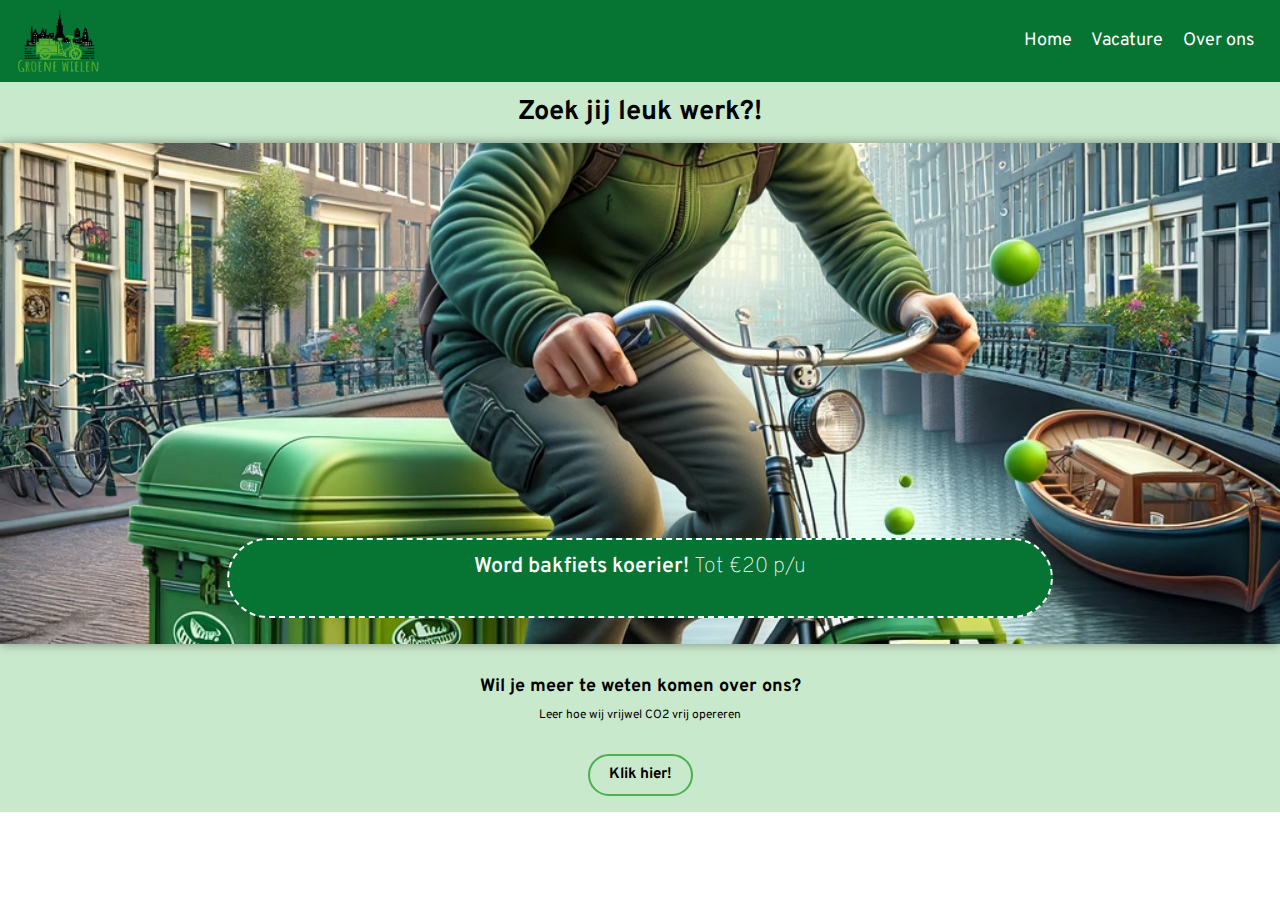
<file: index.html>
<!DOCTYPE html>
<html lang="nl">
<head>
  <meta charset="UTF-8">
  <meta name="viewport" content="width=device-width, initial-scale=1.0">
  <title>Groene Wielen</title>
  <link rel="stylesheet" href="style.css">
</head>
<body>
  <header>
    <nav>
      <img src="images/LOGOFINAL.png" alt="Logo" class="navbar-logo">
      <ul class="navbar-links">
        <li><a href="index.html" class="navbar-link">Home</a></li>
        <li><a href="vacature.html" class="navbar-link">Vacature</a></li>
        <li><a href="overons.html" class="navbar-link">Over ons</a></li>
      </ul>
    </nav>
      
  </header>

  <main class="mainhome">
      <h1 class="h1home">Zoek jij leuk werk?!</h1>
    
    
    <div class="manopfiets">
      <a href="vacature.html" class="bakfiets">Word bakfiets koerier!
        <span>Tot €20 p/u</span></a>
      
    </div>
  </main>
  <footer>
    <h2 class="h2homepage">Wil je meer te weten komen over ons?</h2>
    <p class="phomepage">Leer hoe wij vrijwel CO2 vrij opereren
    </p>
    <a href="overons.html" class="leermeer">Klik hier!</a>
  </footer>
</body>
</html>
</file>
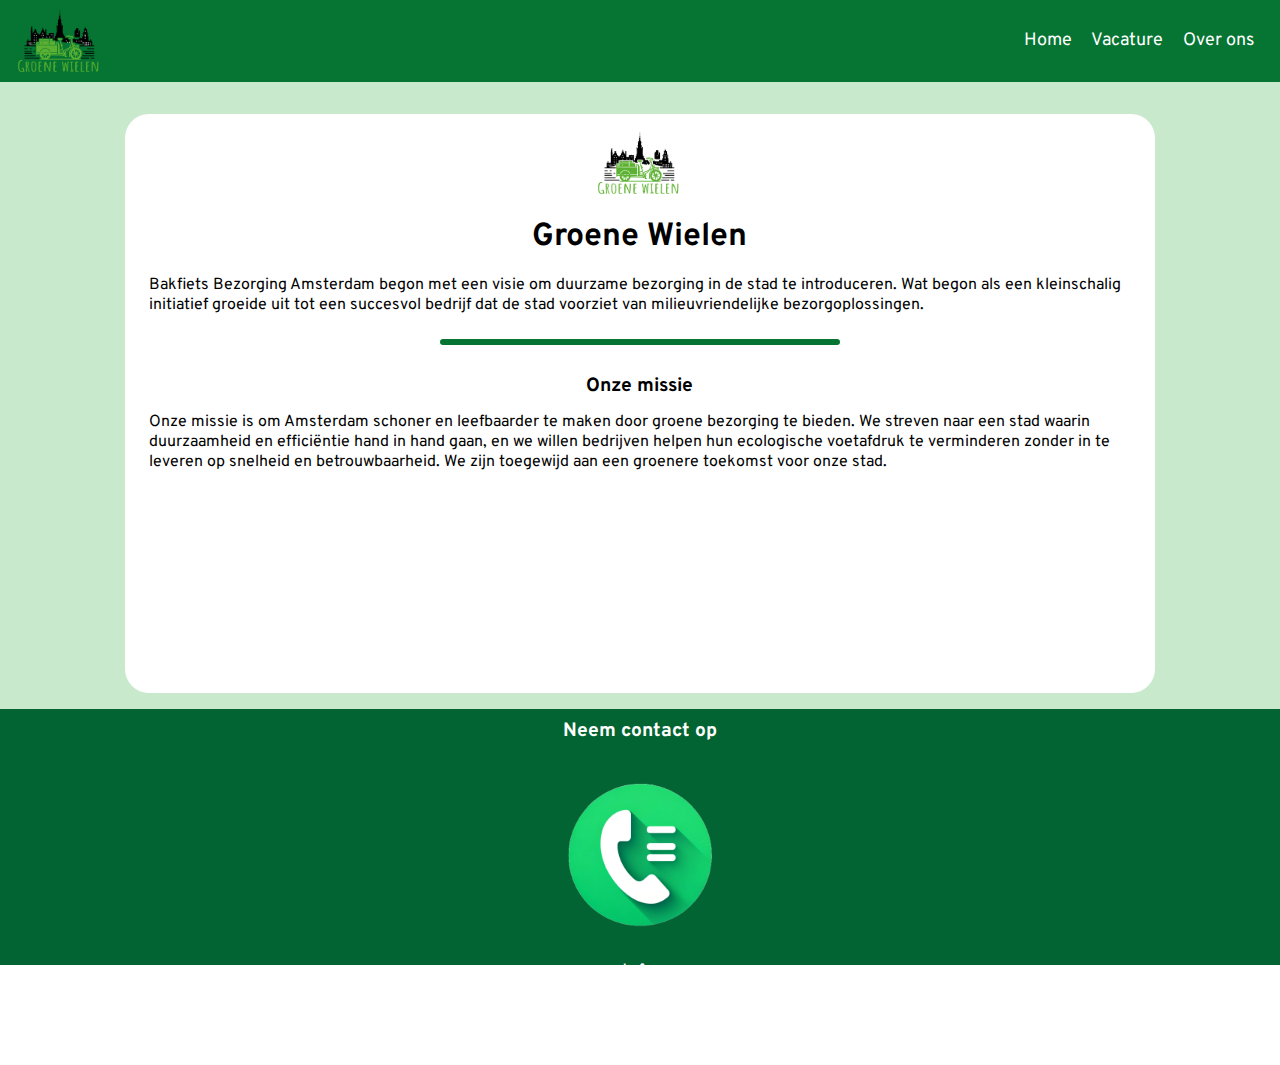
<file: overons.html>
<!DOCTYPE html>
<html lang="nl">
<head>
  <meta charset="UTF-8">
  <meta name="viewport" content="width=device-width, initial-scale=1.0">
  <title>Groene Wielen</title>
  <link rel="stylesheet" href="style.css">
</head>
<body class="bodyoverons">
  <header>
    <nav>
        <img src="images/LOGOFINAL.png" alt="Logo" class="navbar-logo">
        <ul class="navbar-links">
          <li><a href="index.html" class="navbar-link">Home</a></li>
          <li><a href="vacature.html" class="navbar-link">Vacature</a></li>
          <li><a href="overons.html" class="navbar-link">Over ons</a></li>
        </ul>
      </nav>
  </header>


  <main class="mainoverons">
    <section class="witvlakoverons">
        <img src="images/LOGOFINAL.png" alt="Logo" class="overonslogo">
        <h1>Groene Wielen</h1>
        <p class="poverons">Bakfiets Bezorging Amsterdam begon met een visie om duurzame bezorging in de stad te introduceren. Wat begon als een kleinschalig initiatief groeide uit tot een succesvol bedrijf dat de stad voorziet van milieuvriendelijke bezorgoplossingen.</p>
        <hr>
        <h2 class="h2overons">Onze missie</h2>
        <p class="poverons">Onze missie is om Amsterdam schoner en leefbaarder te maken door groene bezorging te bieden. We streven naar een stad waarin duurzaamheid en efficiëntie hand in hand gaan, en we willen bedrijven helpen hun ecologische voetafdruk te verminderen zonder in te leveren op snelheid en betrouwbaarheid. We zijn toegewijd aan een groenere toekomst voor onze stad.</p>
    </section>
  </main>
  
  <footer class="footeroverons">
    <section class="contactstukje">
        <h2 class="h2contact">Neem contact op</h2>
        <img class="imgcontact" src="images/telefoonicoontje.png" alt="contacticoon">

        <p class="pcontact1">Info:</p>
        <p class="pcontact2">+31 6 21 48 19 67</p>
        <p class="pcontact2">groenewielen@info.com</p>
        <p class="pcontact2">Groenewielenkade 38, 1056BN</p>
    </section>
  </footer>
</body>
</html>
</file>
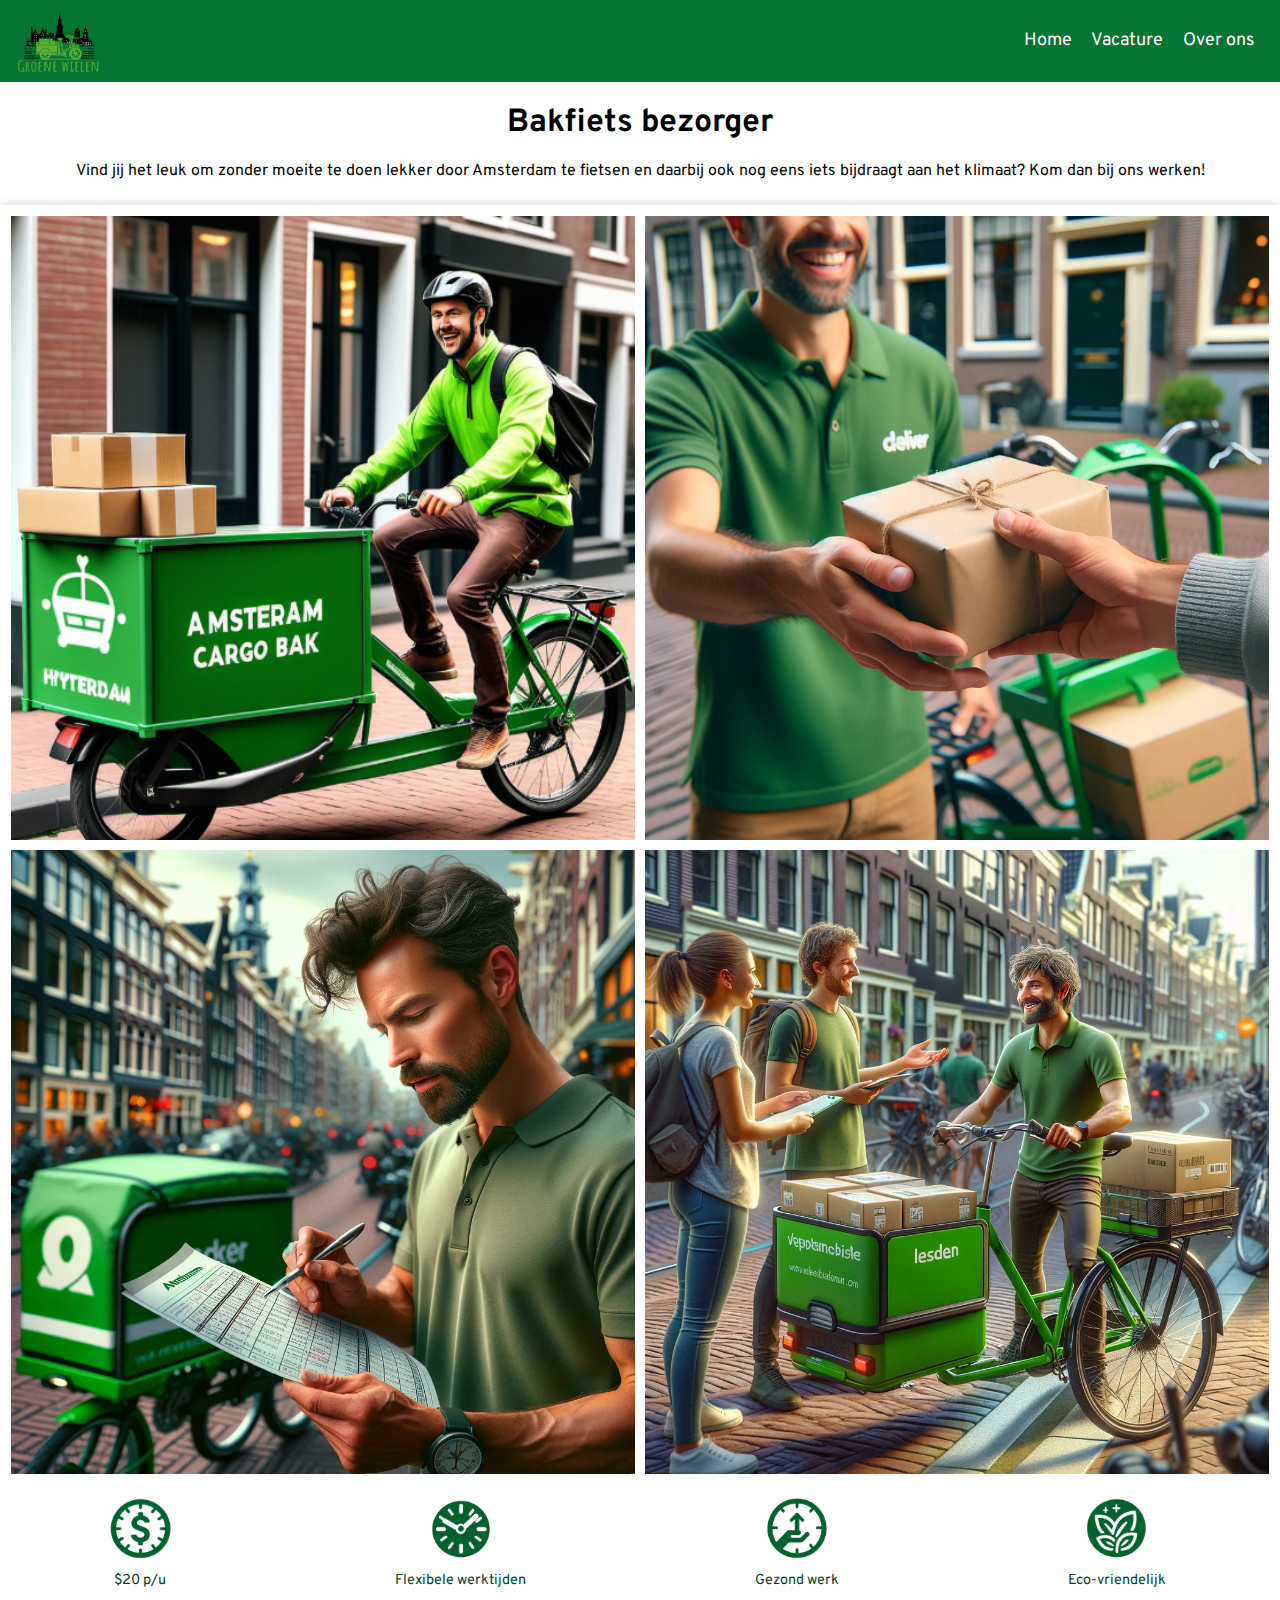
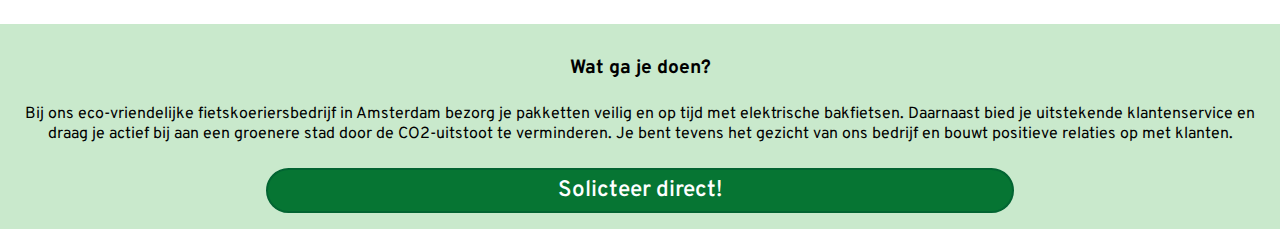
<file: vacature.html>
<!DOCTYPE html>
<html lang="nl">
<head>
  <meta charset="UTF-8">
  <meta name="viewport" content="width=device-width, initial-scale=1.0">
  <title>Groene Wielen</title>
  <link rel="stylesheet" href="style.css">
</head>
<body>
  <header>
    <nav>
        <img src="images/LOGOFINAL.png" alt="Logo" class="navbar-logo">
        <ul class="navbar-links">
          <li><a href="index.html" class="navbar-link">Home</a></li>
          <li><a href="vacature.html" class="navbar-link">Vacature</a></li>
          <li><a href="overons.html" class="navbar-link">Over ons</a></li>
        </ul>
      </nav>

    
  </header>
  <main>
    <article>

    <h1>Bakfiets bezorger</h1>
    <p>Vind jij het leuk om zonder moeite te doen lekker door Amsterdam te fietsen en daarbij ook nog eens iets bijdraagt aan het klimaat? Kom dan bij ons werken!</p>

    <div class="image-grid">
      <img src="images/gridafbeelding.png" alt="manopbakfiets">
      <img src="images/mangeeftpakketje.png" alt="mangeeftpakketje">
      <img src="images/manmetschema.png" alt="manleestschema">
      <img src="images/manpraten.png" alt="manpraatmetklanten">
    </div>

    <div class="voordelen-container">
      <div class="voordeel-item">
        <img src="images/geld.png" alt="Salary" class="voordeel-icon">
        <p class="benefit-text">$20 p/u</p>
      </div>
      <div class="voordeel-item">
        <img src="images/uren5.png" alt="Flexible Work" class="voordeel-icon">
        <p class="benefit-text">Flexibele werktijden</p>
      </div>
      <div class="voordeel-item">
        <img src="images/gezondheidvoordelen.png" alt="Health" class="voordeel-icon">
        <p class="benefit-text">Gezond werk</p>
      </div>
      <div class="voordeel-item">
        <img src="images/ecovriendelijk.png" alt="Eco-Friendly" class="voordeel-icon">
        <p class="benefit-text">Eco-vriendelijk</p>
      </div>
    </div>

    </article>
  </main>
  
  <footer>
    <section>
    <h2>Wat ga je doen?</h2>
    <p>Bij ons eco-vriendelijke fietskoeriersbedrijf in Amsterdam bezorg je pakketten veilig en op tijd met elektrische bakfietsen. Daarnaast bied je uitstekende klantenservice en draag je actief bij aan een groenere stad door de CO2-uitstoot te verminderen. Je bent tevens het gezicht van ons bedrijf en bouwt positieve relaties op met klanten.</p>
      </section>  

    <button class="soliciteerknop">Solicteer direct!</button>

  </footer>
</body>
</html>
</file>
<file: style.css>
body, html {
    margin: 0;
    padding: 0;
    font-family: 'Arial', sans-serif;
    background: #ffffff;
  }

  @font-face {
    font-family:'Overpass';
    src: url(fonts/Overpass-VariableFont_wght.ttf);
    font-style: normal;
    
}

 @font-face {
   font-family:'Overpass italic';
   src: url(fonts/Overpass-Italic-VariableFont_wght.ttf);
   font-style: normal;
   font-weight: 800;
}
  
  header {
    background: #e8f5e9;
  }

  
  nav {
    display: flex;
    justify-content: space-between;
    align-items: center;
    background-color: #067533; 
    padding: 0.5rem 1rem;
  }
  
  .navbar-logo {
    width: 5.5em; 
    height: auto;
  }
  
  .navbar-links {
    display: flex;
    list-style-type: none;
    
    
  }
  
  .navbar-link {
    color: white;
    text-decoration: none;
    margin: 0.55em;
    font-family:'Overpass', sans-serif;
    transition: background-color 0.3s ease;
    font-size: large;
    
    
  }
  
  .navbar-link:hover {
    background-color: #026432; 
  }

  
  .manopfiets {
    display: flex;
    justify-content: center;
    background: url(images/manopfiets.png) no-repeat center center;
    background-size: cover;
    position: relative;
    height: 31.3em;
    box-shadow: 0px 0px 10px rgba(0, 0, 0, 0.4);

    
  }
  
  .h1home {
    padding-top: 0.5em;
    margin-top: 0;
    margin-bottom: 0.5em;
    display: flex;
    justify-content: center; 
    align-items: center; 
    font-size: 1.7em;
  }

  .bakfiets {
    position: absolute;
    bottom: 1.2em;
    padding: 0.6em 1.25em;
    background-color: #067533;
    color: white;
    border: 0.125em dashed white;
    border-radius: 2em;
    cursor: pointer;
    width: 60%;
    height: 10%;
    font-family:'Overpass', sans-serif;
    animation: letterspace 2s infinite;
    font-weight: 550;
    text-align: center;
    font-size: 1.34em;
    text-decoration: none;
  }

  span {
    font-weight:100;
    
  }

  @keyframes letterspace {
    0% {
      letter-spacing: 0;
    }
    50% {
      letter-spacing: 0.05em; 
    }
    100% {
      letter-spacing: 0;
    }
  }

  .leermeer {
    display: inline-block;
    padding: 0.6em 1.25em;
    color: rgb(0, 0, 0); 
    border-radius: 2em;
    font-size: 0.95em;
    text-decoration: none; 
    cursor: pointer; 
    margin-top: 0; 
    font-family:'Overpass', sans-serif;
    border-color: #4caf50;
    border-style: solid; 
    border-width: 0.15em;
    font-weight: bold;

  }
  
  
  
  footer {
    background: #c9e9cc;
    padding: 1em;
    text-align: center;
    
  }

  .h2homepage {
    font-size: large;
    margin-bottom: 0;
    font-family:'Overpass', sans-serif;
  }

  .phomepage {
    font-size: 0.75em;
    margin-top: 0.3em;
    font-family:'Overpass', sans-serif;
    font-weight: 400;
    margin-bottom: 2%;
  }




.image-grid {
  display: grid;
  grid-template-columns: repeat(2, 1fr);
  grid-template-rows: auto;
  grid-gap: 0.6em; 
  padding: 0.7em;
  box-shadow: 0px 0px 10px rgba(0, 0, 0, 0.2);
  
}

.image-grid img {
  width: 100%; 
  height: 100%; 
  object-fit: cover; 

  
  
}
    
  
  
  .voordelen-container {
    display: flex;
    justify-content: space-around; 
    background-color: #ffffff; 
  }
  
  .voordeel-item {
    display: flex;
    flex-direction: column;
    align-items: center;
    padding: 0.8em;
  }
  
  .voordeel-icon {
    width: 3.9em; 
    height: auto;
    flex: 1; /* Allows the images to grow and fill the container evenly */
    
    height: 5px; /* Example fixed height */
    object-fit: cover; /* Adjusts the image's size to cover the area, could also use 'contain' to ensure no cropping */
    
  }
  
  .benefit-text {
    color: #004225; 
    font-size: 0.9em; 
    text-align: center;
  }

  h1 {
    text-align: center;
    font-family:'Overpass', sans-serif;
    margin-bottom: 0.3em;
  }

  p {
    font-family:'Overpass', sans-serif;
    text-align: center;
    margin-top: 0.3em;
    padding: 0.5em;
  }

  h2 {
    text-align: center;
    font-size: larger;
    font-family:'Overpass', sans-serif;
  }
  
  .soliciteerknop {
    background-color: #067533;
    width: 60%;
    height: 2em;
    font-family:'Overpass', sans-serif;
    border-radius: 2em;
    font-weight: 550;
    color: white;
    font-size: 1.4em;
    border-style: solid;
    border-color: #026432;
    cursor: pointer;
  }

  .soliciteerknop:hover {
    background-color: #4caf50; 
  }


  .mainoverons {
    background: #c9e9cc;
    display: flex;
    justify-content: center;
    margin-top: 2em;
  }

  .mainhome {
    background: #c9e9cc;
  }


  .witvlakoverons {
    background-color: white;
    width: 78%;
    height: 34.2em;
    border-radius: 1.5em;
    padding: 1em;
    
  }

  .bodyoverons {
    background-color: #c9e9cc;
  }

  hr {
    width: 40%;
    height: 1.2%;
    border-radius: 1.5em;
    background-color: #067533;
    border: none;
  }

  .poverons {
    font-family:'Overpass', sans-serif;
    text-align: left;
    margin-top: 0%;
  }

  .h2overons {
    margin-bottom: 0.3em;
    margin-top: 1.5em;
  }

  .overonslogo {
    display: block; 
    width: 5.5em;
    height: auto;
    margin: 0 auto; 
  }

  .contactstukje {
    width: 100%;
    height: 16em;
    background-color: #026432;

  }

  .pcontact1 {
    margin-bottom: 0.7em;
    padding: 0;
    color: white;
    font-size: larger;
  }

  .pcontact2 {
    margin-top: 0;
    margin-bottom: 0;
    padding: 0;
    color: white;
    font-weight: 250;
    padding-bottom: 0.15em;
  }

  .h2contact {
    color: white;
    padding-top: 0.5em;
  }

  .footeroverons {
    padding: 0;
  }

  .imgcontact {
    width: 15%; 
    height: auto;
  }
</file>
